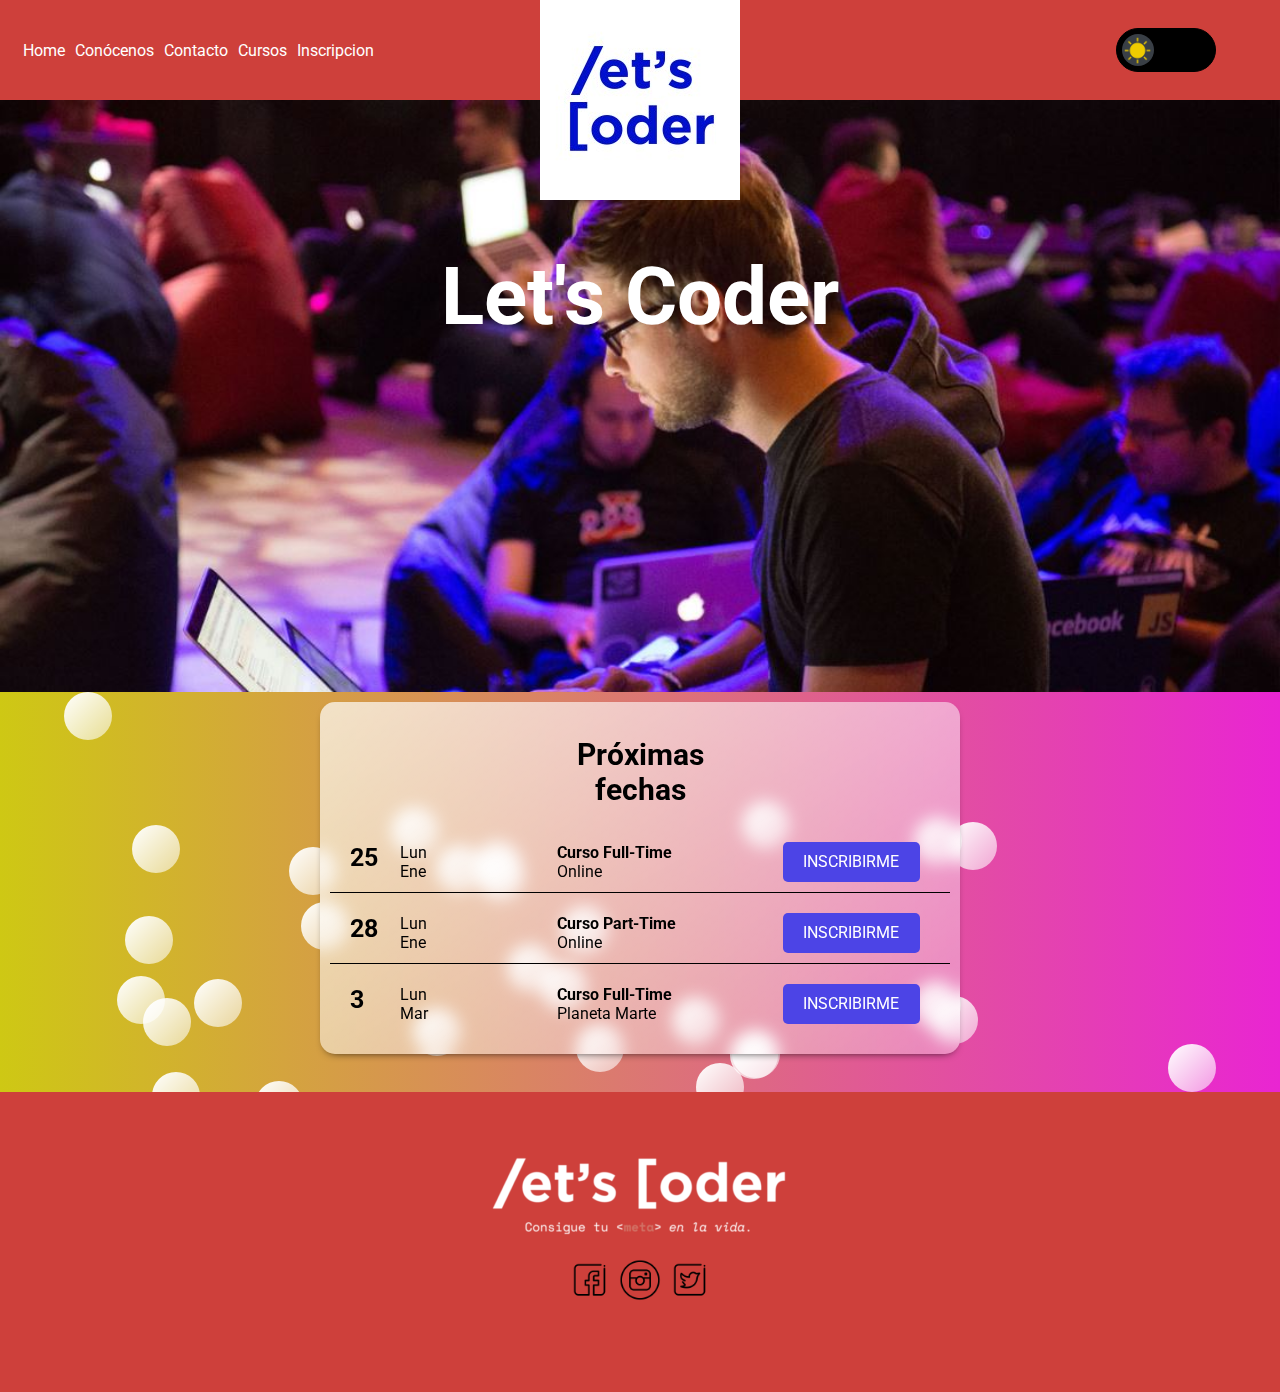
<file: index.html>
<!DOCTYPE html>
<html lang="en">

<head>
    <meta charset="UTF-8">
    <meta name="viewport" content="width=device-width, initial-scale=1.0">
    <title>Home</title>
    <link rel="stylesheet" href="css/styles.css">
    <link rel="preconnect" href="https://fonts.gstatic.com">
    <link href="https://fonts.googleapis.com/css2?family=Roboto:wght@400;700;900&display=swap" rel="stylesheet">

</head>

<body>
    <main>
        <nav class="main-nav">
            <div class="nav-burguer">
                <div class="top"></div>
                <div class="middle"></div>
                <div class="bottom"></div>
            </div>
            <ul>
                <li><a href="index.html">Home</a></li>
                <li><a href="conocenos.html">Conócenos</a></li>
                <li><a href="contacto.html">Contacto</a></li>
                <li><a href="cursos.html">Cursos</a></li>
            <li><a href="inscripcion.html">Inscripcion</a></li>
            </ul>
            <div class="toggler">

                <div class="on-off"></div>
            </div>
        </nav>


        </div>
        <nav class="secondary">
            <ul>
                <li><a href="index.html">Home</a></li>
                <li><a href="conocenos.html">Conócenos</a></li>
                <li><a href="contacto.html">Contacto</a></li>
                <li><a href="cursos.html">Cursos</a></li>
            <li><a href="inscripcion.html">Inscripcion</a></li>
            </ul>
            <img src="images/close.png" alt="">
        </nav>
        <header>
            <a href="index.html"><img src="images/letscoder-square.jpeg" alt="" class="logo"></a>
            <h1>Let's Coder</h1>
        </header>
        <section class="fechas" id="container">
            <table class="glass">
                <tr class="header">
                    <th>Próximas fechas</th>
                </tr>

                <tr>
                    <td><strong class="number">25</strong>
                        <div class="fecha">Lun Ene</div>
                    </td>
                    <td class="flex column align-start"><strong>Curso Full-Time</strong>
                        <div>Online</div>
                    </td>
                    <td class="justify-center"><a href="inscripcion.html">Inscribirme</a></td>
                </tr>
                <tr>
                    <td><strong class="number">28</strong>
                        <div class="fecha">Lun Ene</div>
                    </td>
                    <td class="flex column align-start"><strong>Curso Part-Time</strong>
                        <div>Online</div>
                    </td>
                    <td class="justify-center"><a href="inscripcion.html">Inscribirme</a></td>
                </tr>
                <tr>
                    <td><strong class="number">3</strong>
                        <div class="fecha">Lun Mar</div>
                    </td>
                    <td class="flex column align-start"><strong>Curso Full-Time</strong>
                        <div>Planeta Marte</div>
                    </td>
                    <td class="justify-center"><a href="inscripcion.html">Inscribirme</a></td>
                </tr>
            </table>
            <div class="circle circle1"></div>
            <div class="circle circle2"></div>
        </section>
        <footer>
            <img src="images/logo-footer.png" alt="">

            <ul>
                <li>
                    <a href="https://www.facebook.com/letscoder/" target="_blank"><img src="images/facebook.png" alt=""></a>
                </li>
                <li>
                    <a href="https://www.instagram.com/lets_coder" target="_blank"><img src="images/insta.png" alt=""></a>
                </li>
                <li>
                    <a href="https://twitter.com/search?q=letscoder&src=typed_query" target="_blank"><img src="images/twitter.png" alt=""></a>
                </li>
            </ul>
        </footer>
        <script src="js/script.js"></script>
        <script src="js/appendCircle.js"></script>
</body>

</html>
</file>
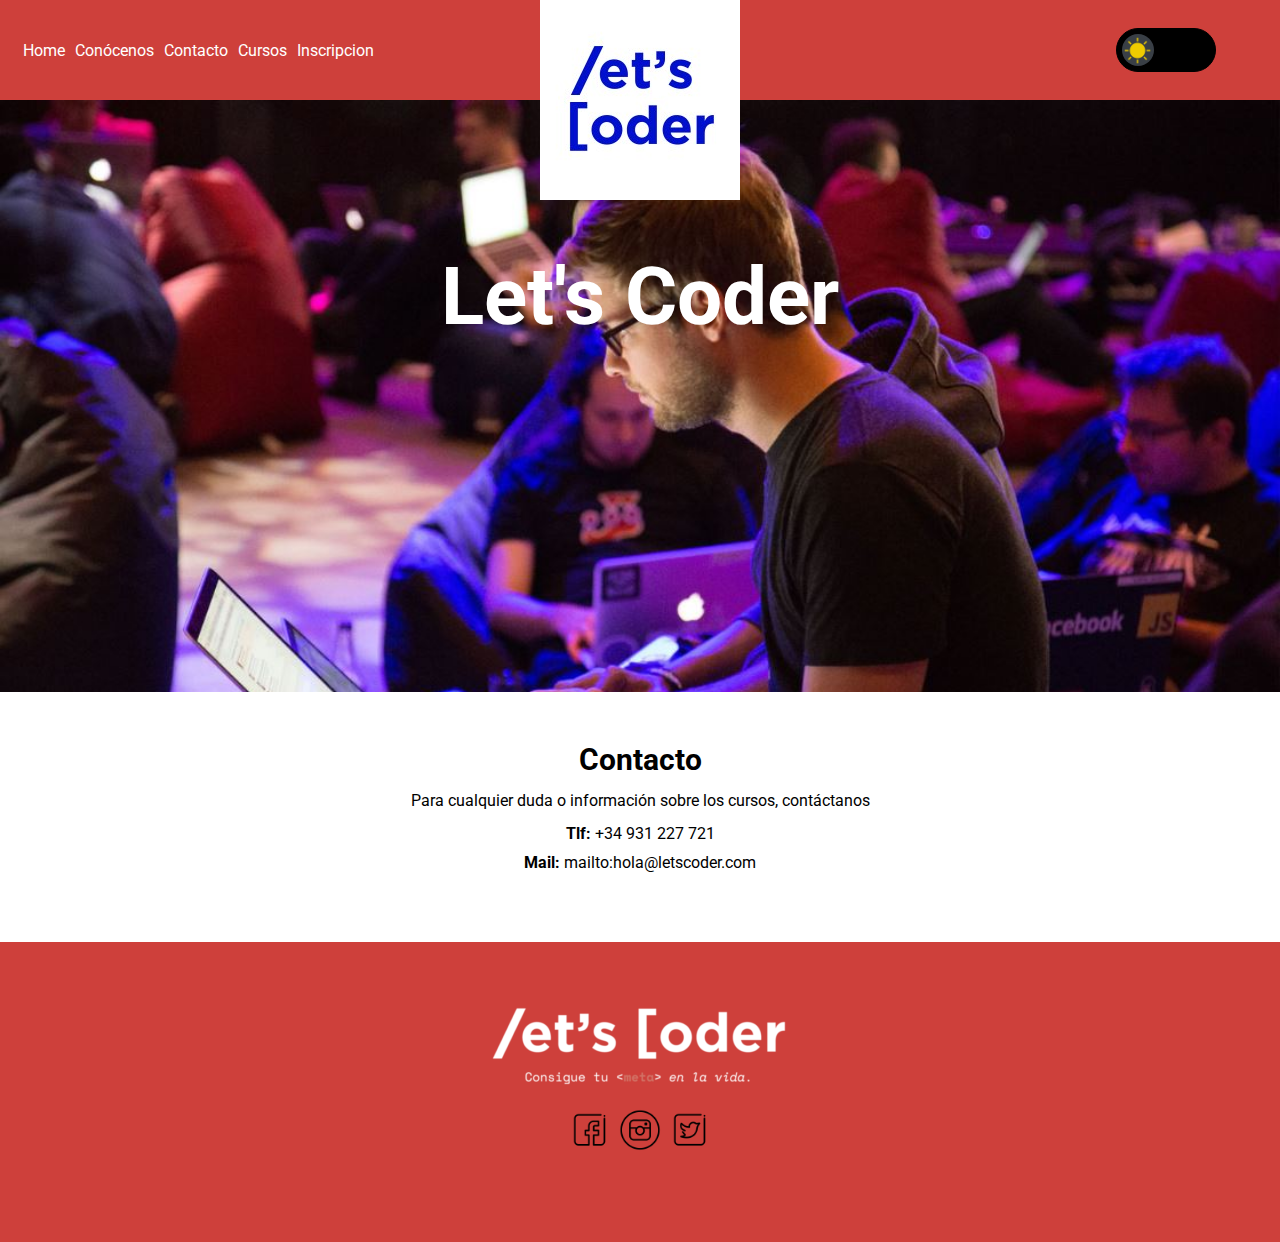
<file: contacto.html>
<!DOCTYPE html>
<html lang="en">
<head>
    <meta charset="UTF-8">
    <meta name="viewport" content="width=device-width, initial-scale=1.0">
    <title>Home</title>
    <link rel="stylesheet" href="css/styles.css">
    <link rel="preconnect" href="https://fonts.gstatic.com">
<link rel="preconnect" href="https://fonts.gstatic.com">
<link href="https://fonts.googleapis.com/css2?family=Roboto:wght@400;700;900&display=swap" rel="stylesheet"></head>
<body>
    <nav class="main-nav">
        <div class="nav-burguer">
            <div class="top"></div>
            <div class="middle"></div>
            <div class="bottom"></div>
        </div>
        <ul>
            <li><a href="index.html">Home</a></li>
            <li><a href="conocenos.html">Conócenos</a></li>
            <li><a href="contacto.html">Contacto</a></li>
                <li><a href="cursos.html">Cursos</a></li>
            <li><a href="inscripcion.html">Inscripcion</a></li>
        </ul>
        <div class="toggler">
            
                <div class="on-off"></div>
            </div>
    </nav>
    <nav class="secondary">
        <ul>
            <li><a href="index.html">Home</a></li>
            <li><a href="conocenos.html">Conócenos</a></li>
            <li><a href="contacto.html">Contacto</a></li>
                <li><a href="cursos.html">Cursos</a></li>
            <li><a href="inscripcion.html">Inscripcion</a></li>
        </ul>
                    <img src="images/close.png" alt="">

    </nav>
    <header>
        <a href="index.html"><img src="images/letscoder-square.jpeg" alt="" class="logo"></a>
        <h1>Let's Coder</h1>
    </header>
    <section class="flex column align-center">
    <div class="contacto">
        <h2>Contacto</h2>
        <p>Para cualquier duda o información sobre los cursos, contáctanos</p>
        <div><strong>Tlf:</strong> <a href="tel:+34 931 227 721">+34 931 227 721</a></div>
        <div><strong>Mail:</strong> <a href="mailto:hola@letscoder.com">mailto:hola@letscoder.com</a></div> 
        <form action="">

        </form>
    </div>

    </section>
    <footer>
                <img src="images/logo-footer.png" alt="">

        <ul>
            <li><a href="https://www.facebook.com/letscoder/" target="_blank"><img src="images/facebook.png" alt=""></a></li>
            <li><a href="https://www.instagram.com/lets_coder" target="_blank"><img src="images/insta.png" alt=""></a></li>
            <li><a href="https://twitter.com/search?q=letscoder&src=typed_query" target="_blank"><img src="images/twitter.png" alt=""></a></li>
        </ul>
    </footer>
           <script src="js/script.js"></script>

    
</body>
</html>
</file>
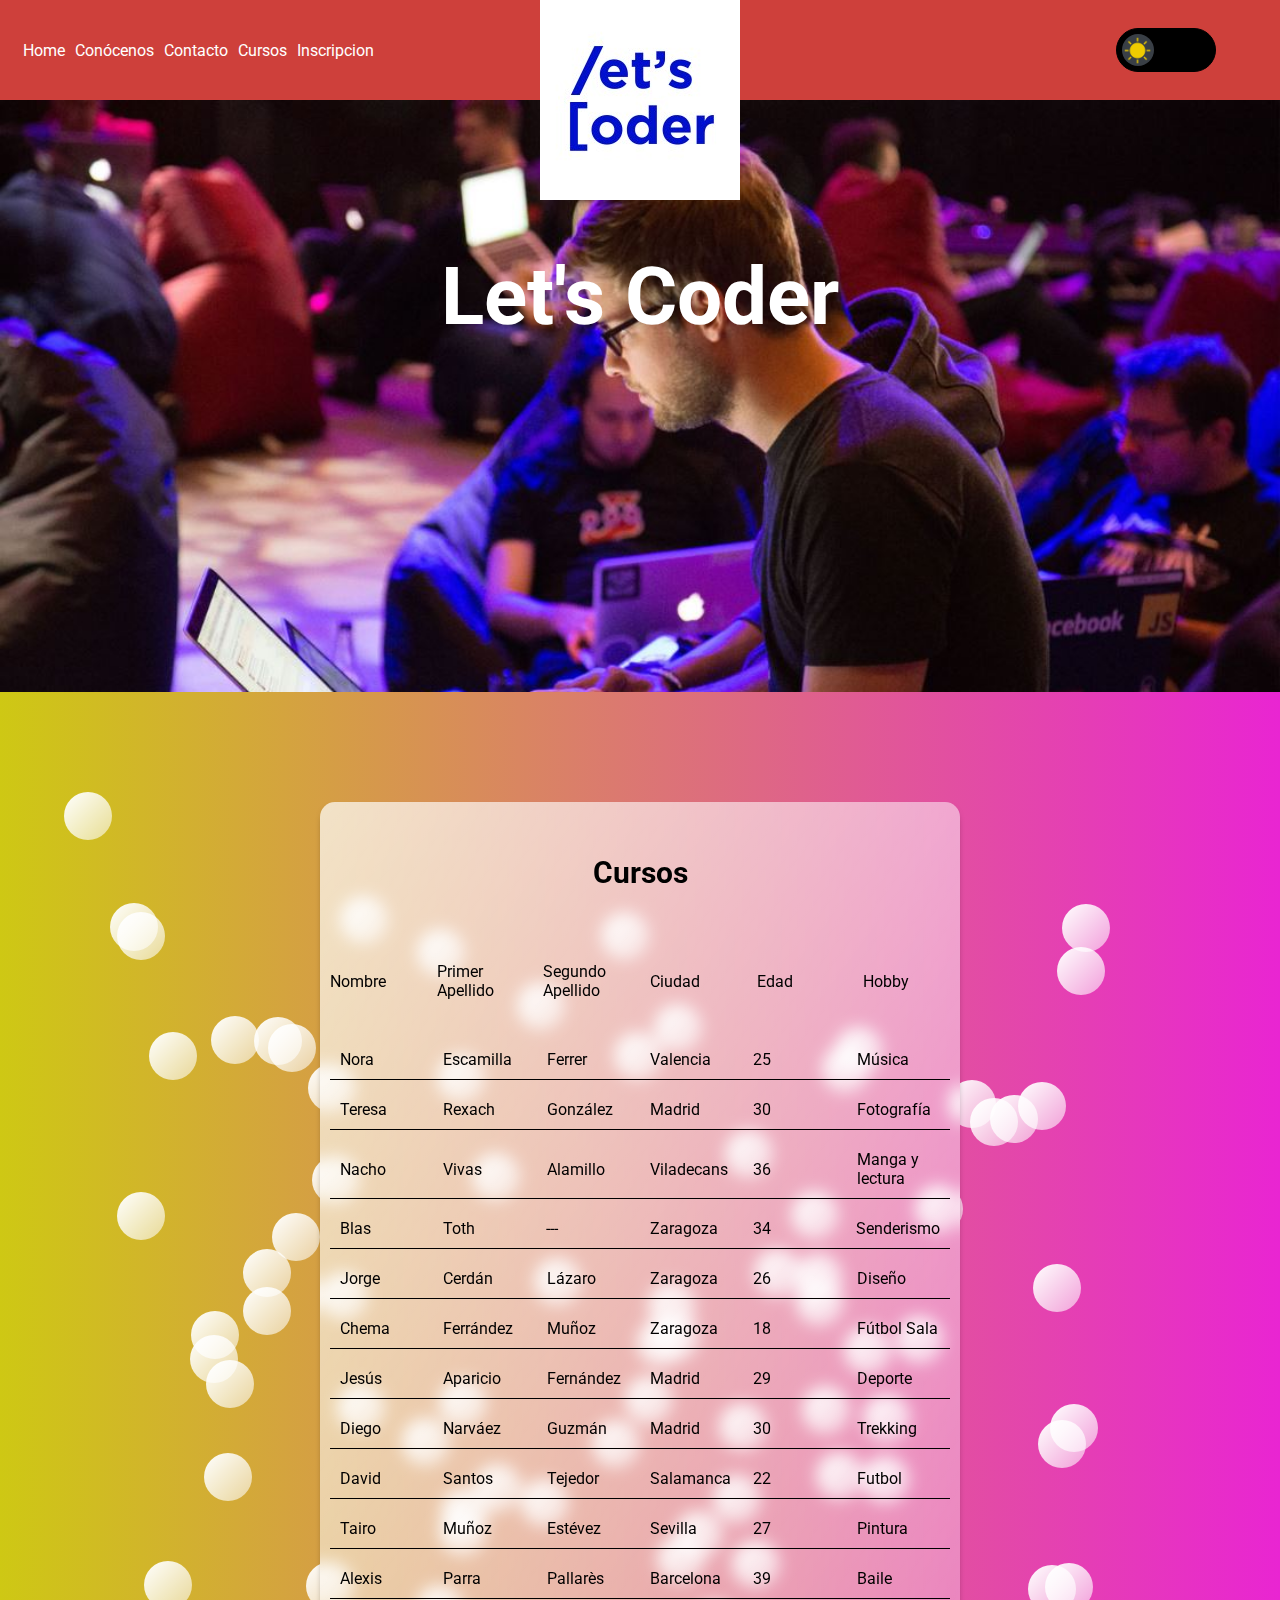
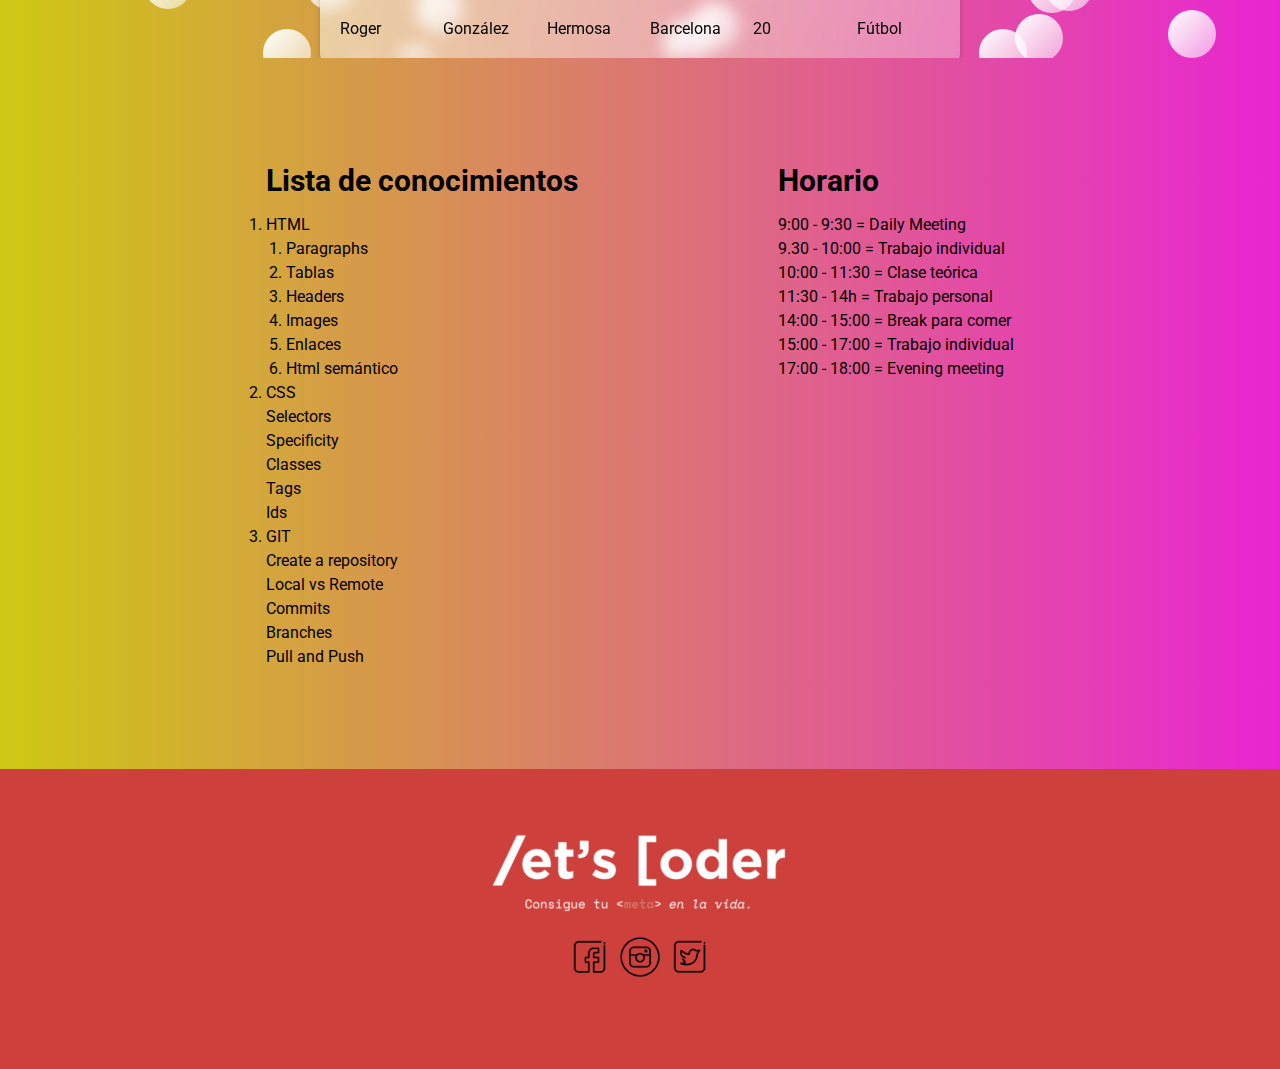
<file: cursos.html>
<!DOCTYPE html>
<html lang="en">

<head>
    <meta charset="UTF-8">
    <meta name="viewport" content="width=device-width, initial-scale=1.0">
    <title>Home</title>
    <link rel="stylesheet" href="css/styles.css">
    <link rel="preconnect" href="https://fonts.gstatic.com">
    <link href="https://fonts.googleapis.com/css2?family=Roboto:wght@400;700;900&display=swap" rel="stylesheet">

</head>

<body>
    <main>
        <nav class="main-nav">
            <div class="nav-burguer">
                <div class="top"></div>
                <div class="middle"></div>
                <div class="bottom"></div>
            </div>
            <ul>
                <li><a href="index.html">Home</a></li>
                <li><a href="conocenos.html">Conócenos</a></li>
                <li><a href="contacto.html">Contacto</a></li>
                <li><a href="cursos.html">Cursos</a></li>
            <li><a href="inscripcion.html">Inscripcion</a></li>
            </ul>
            <div class="toggler">

                <div class="on-off"></div>
            </div>
        </nav>


        </div>
        <nav class="secondary">
            <ul>
                <li><a href="index.html">Home</a></li>
                <li><a href="conocenos.html">Conócenos</a></li>
                <li><a href="contacto.html">Contacto</a></li>
                <li><a href="cursos.html">Cursos</a></li>
            <li><a href="inscripcion.html">Inscripcion</a></li>
            </ul>
            <img src="images/close.png" alt="">
        </nav>
        <header>
            <a href="index.html"><img src="images/letscoder-square.jpeg" alt="" class="logo"></a>
            <h1>Let's Coder</h1>
        </header>
        <section class="cursos" id="container">
            <table class="glass">
                <tr class="header">
                    <th>Cursos</th>
                </tr>
                <thead>
                    <tr>
                        <td>Nombre</td>
                        <td>Primer Apellido</td>
                        <td>Segundo Apellido</td>
                        <td>Ciudad</td>
                        <td>Edad</td>
                        <td>Hobby</td>
                    </tr>
                </thead>
                <tr>
                    <td>Nora</td>
                    <td>Escamilla</td>
                    <td>Ferrer</td>
                    <td>Valencia</td>
                    <td>25</td>
                    <td>Música</td>
                </tr>
                <tr>
                    <td>Teresa </td>
                    <td>Rexach </td>
                    <td>González</td>
                    <td>Madrid</td>
                    <td>30</td>
                    <td>Fotografía</td>
                </tr>
                <tr>
                    <td> Nacho</td>
                    <td>Vivas</td>
                    <td>Alamillo</td>
                    <td>Viladecans</td>
                    <td> 36</td>
                    <td> Manga y lectura</td>
                </tr>
                <tr>
                    <td>Blas </td>
                    <td>Toth</td>
                    <td>--- </td>
                    <td>Zaragoza</td>
                    <td>34 </td>
                    <td>Senderismo</td>
                </tr>
                <tr>
                    <td>Jorge</td>
                    <td>Cerdán</td>
                    <td>Lázaro</td>
                    <td>Zaragoza</td>
                    <td>26</td>
                    <td>Diseño</td>
                </tr>
                <tr>
                    <td>Chema</td>
                    <td>Ferrández</td>
                    <td>Muñoz</td>
                    <td>Zaragoza</td>
                    <td>18</td>
                    <td>Fútbol Sala</td>
                </tr>
                <tr>
                    <td>Jesús</td>
                    <td>Aparicio</td>
                    <td>Fernández</td>
                    <td>Madrid</td>
                    <td>29</td>
                    <td>Deporte</td>
                </tr>
                <tr>
                    <td>Diego </td>
                    <td>Narváez</td>
                    <td>Guzmán</td>
                    <td>Madrid</td>
                    <td>30 </td>
                    <td>Trekking</td>
                </tr>
                <tr>
                    <td>David</td>
                    <td>Santos</td>
                    <td>Tejedor</td>
                    <td>Salamanca</td>
                    <td>22</td>
                    <td>Futbol</td>
                </tr>
                <tr>
                    <td>Tairo   </td>
                    <td>Muñoz</td>
                    <td>Estévez</td>
                    <td>Sevilla</td>
                    <td>27</td>
                    <td>Pintura</td>
                </tr>
                <tr>
                    <td>Alexis     </td>
                    <td>Parra</td>
                    <td>Pallarès</td>
                    <td>Barcelona</td>
                    <td>39</td>
                    <td>Baile</td>
                </tr>
                <tr>
                    <td>Roger</td>
                    <td>González</td>
                    <td>Hermosa</td>
                    <td>Barcelona</td>
                    <td>20</td>
                    <td>Fútbol</td>
                </tr>
            </table>
            <div class="circle circle1"></div>
            <div class="circle circle2"></div>
        </section>
        <section class="lista">
            <div class="container">
                <h2>Lista de conocimientos</h2>
                <ol>
                    <li>HTML
                        <OL>
                            <li>Paragraphs</li>
                            <li>Tablas</li>
                            <li>Headers</li>
                            <li>Images</li>
                            <li>Enlaces</li>
                            <li>Html semántico</li>
                        </OL>
                    </li>
                    <li>CSS
                        <ul>
                            <li>Selectors</li>
                            <li>Specificity</li>
                            <li>Classes</li>
                            <li>Tags</li>
                            <li>Ids</li>
                        </ul>
                    </li>
                    <li>GIT
                        <dd>
                            <dt>Create a repository</dt>
                            <dt>Local vs Remote</dt>
                            <dt>Commits</dt>
                            <dt>Branches</dt>
                            <dt>Pull and Push</dt>
                        </dd>
                    </li>
                </ol>
            </div>
            <div class="container">
                <h2>Horario</h2>
            <dd>
                <dt>9:00 - 9:30 = Daily Meeting</dt>
                <dt>9.30 - 10:00 = Trabajo individual</dt>
                <dt>10:00 - 11:30 = Clase teórica</dt>
                <dt>11:30 - 14h = Trabajo personal</dt>
                <dt>14:00 - 15:00 = Break para comer</dt>
                <dt>15:00 - 17:00 = Trabajo individual</dt>
                <dt>17:00 - 18:00 = Evening meeting</dt>
                <dt></dt>
                <dt></dt>
            </dd>
            </div>
        
            
        </section>
        <footer>
            <img src="images/logo-footer.png" alt="">

            <ul>
                <li>
                    <a href="https://www.facebook.com/letscoder/" target="_blank"><img src="images/facebook.png" alt=""></a>
                </li>
                <li>
                    <a href="https://www.instagram.com/lets_coder" target="_blank"><img src="images/insta.png" alt=""></a>
                </li>
                <li>
                    <a href="https://twitter.com/search?q=letscoder&src=typed_query" target="_blank"><img src="images/twitter.png" alt=""></a>
                </li>
            </ul>
        </footer>
        <script src="js/script.js"></script>
        <script src="js/appendCircle.js"></script>
</body>

</html>
</file>
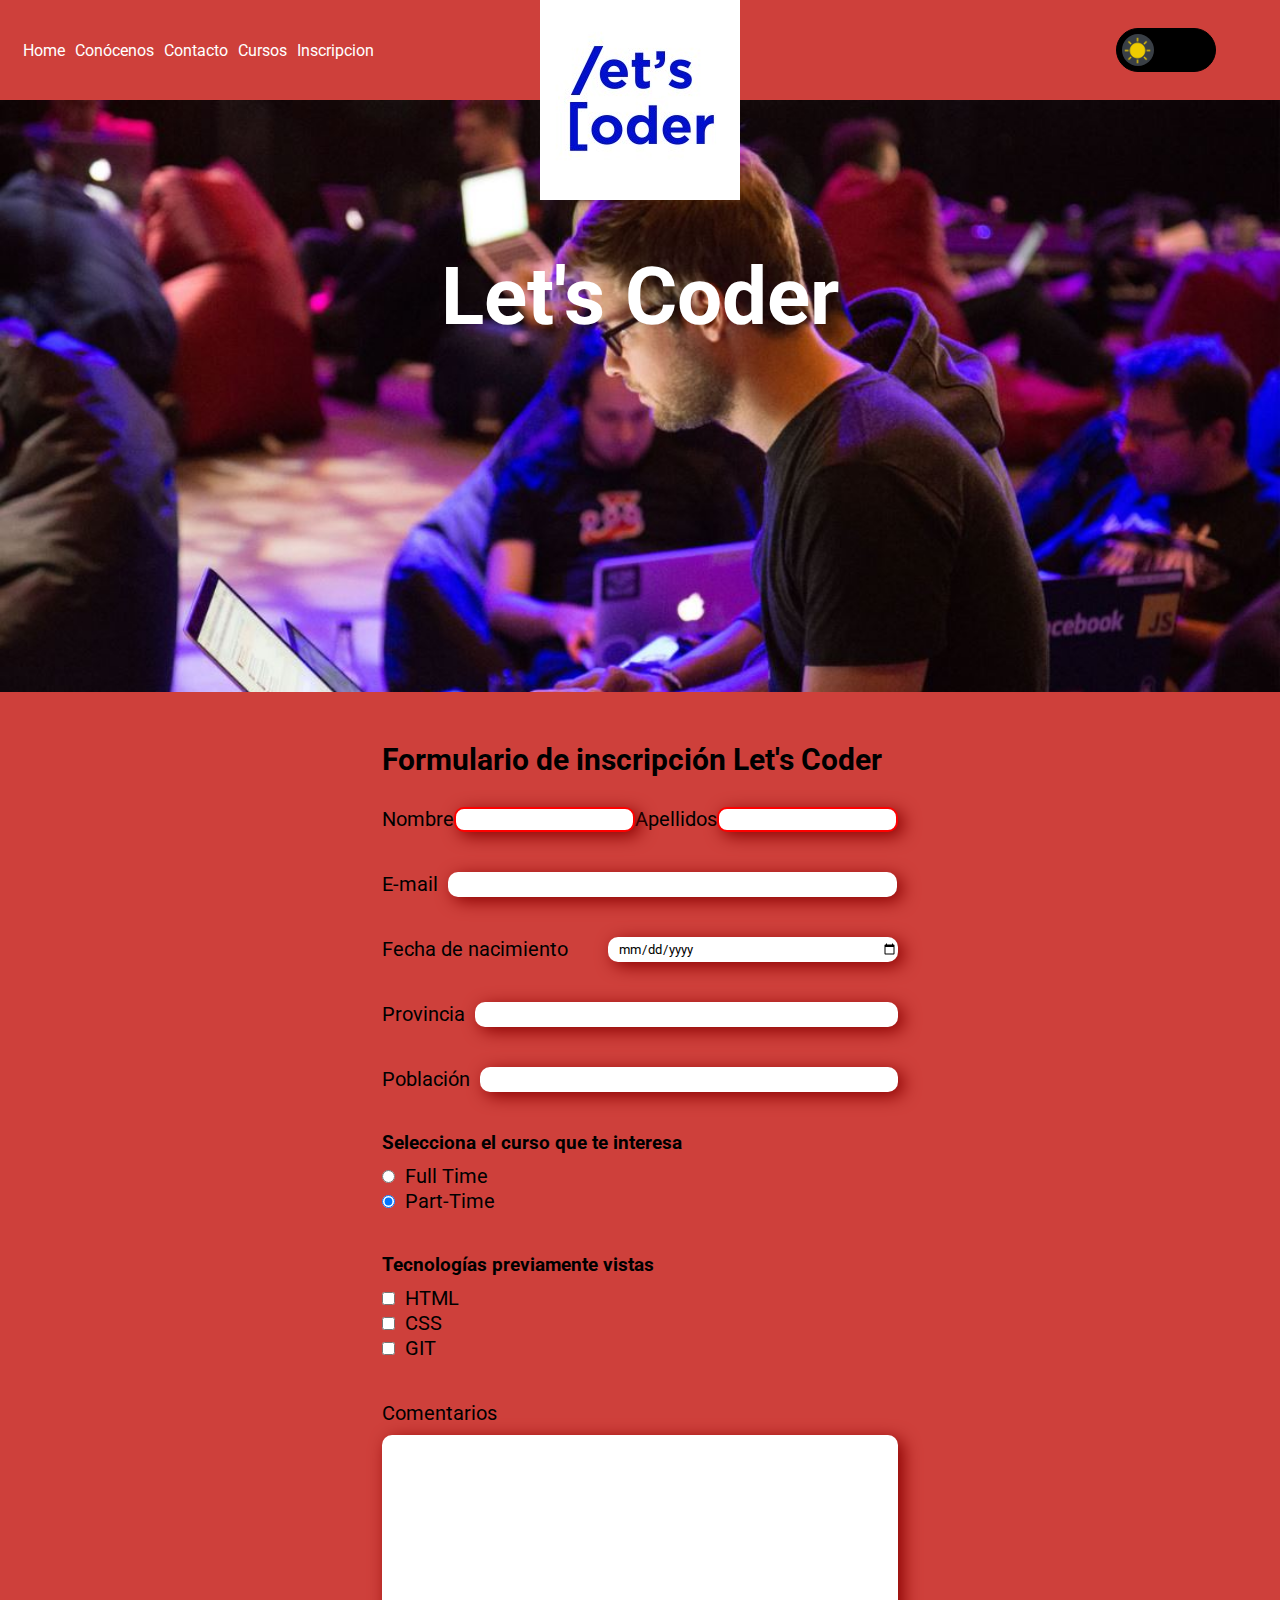
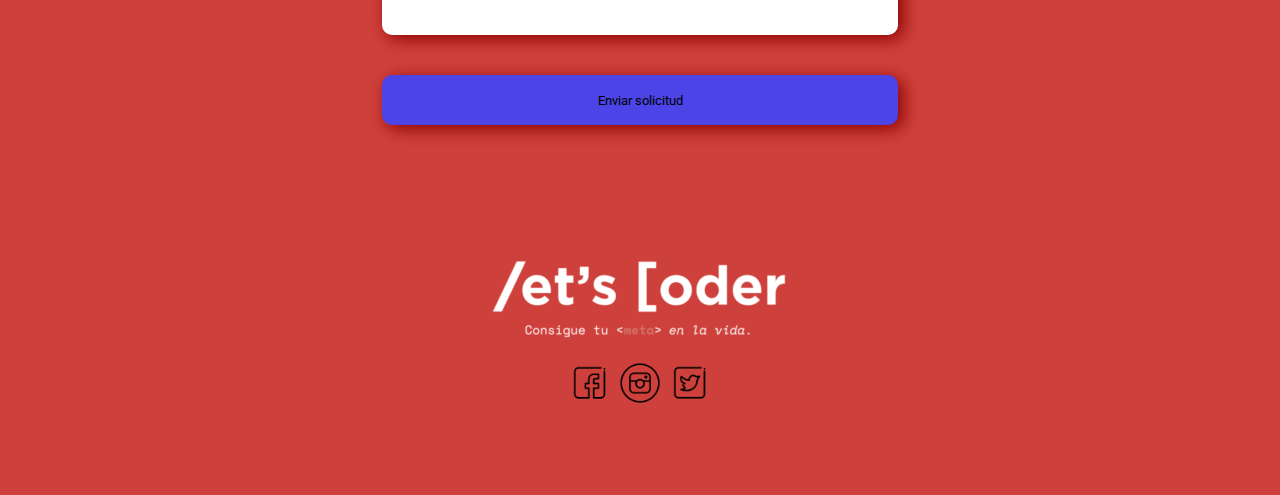
<file: inscripcion.html>
<!DOCTYPE html>
<html lang="en">

<head>
    <meta charset="UTF-8">
    <meta name="viewport" content="width=device-width, initial-scale=1.0">
    <title>Home</title>
    <link rel="stylesheet" href="css/styles.css">
    <link rel="preconnect" href="https://fonts.gstatic.com">
    <link rel="preconnect" href="https://fonts.gstatic.com">
    <link href="https://fonts.googleapis.com/css2?family=Roboto:wght@400;700;900&display=swap" rel="stylesheet">
</head>

<body>
    <nav class="main-nav">
        <div class="nav-burguer">
            <div class="top"></div>
            <div class="middle"></div>
            <div class="bottom"></div>
        </div>
        <ul>
            <li><a href="index.html">Home</a></li>
            <li><a href="conocenos.html">Conócenos</a></li>
            <li><a href="contacto.html">Contacto</a></li>
            <li><a href="cursos.html">Cursos</a></li>
            <li><a href="inscripcion.html">Inscripcion</a></li>
        </ul>
        <div class="toggler">

            <div class="on-off"></div>
        </div>
    </nav>
    <nav class="secondary">
        <ul>
            <li><a href="index.html">Home</a></li>
            <li><a href="conocenos.html">Conócenos</a></li>
            <li><a href="contacto.html">Contacto</a></li>
            <li><a href="cursos.html">Cursos</a></li>
            <li><a href="inscripcion.html">Inscripcion</a></li>
        </ul>
        <img src="images/close.png" alt="">

    </nav>
    <header>
        <a href="index.html"><img src="images/letscoder-square.jpeg" alt="" class="logo"></a>
        <h1>Let's Coder</h1>
    </header>
    <section class="flex column align-center inscripcion ">
        <div class="">

            <form action="post" class="inscripcion-curso" name="myForm">
                <h2>Formulario de inscripción Let's Coder</h2>
                <div class="nombre-apellidos">
                    <label for="name">Nombre </label><input type="text" id="name" name="name" required="true">
                    <label for="name">Apellidos </label><input type="text" id="apellidos" name="apellidos" required="true">
                </div>
                <div class="email">

                    <label for="email">E-mail</label><input type="text" id="email" name="email">
                </div>
                <div class="fecha-form">
                    <label for="fecha-nacimiento">Fecha de nacimiento</label><input type="date" name="fecha-nacimiento" id="fecha-nacimiento">
                </div>
                <div class="provincia">
                    <label for="provincia">Provincia</label>
                    <input type="text" name="provincia" id="provincia">
                </div>

                <div class="poblacion">
                    <label for="poblacion">Población</label>
                    <input type="text" name="poblacion" id="name">
                </div>
                <div class="curso-interes">
                    <h3>Selecciona el curso que te interesa</h3>
                    <div class="full-time">
                        <input type="radio" id="full-time" name="full-time" value="full-time">
                        <label for="full-time">Full Time</label>
                    </div>
                    <div class="part-time">
                        <input type="radio" id="part-time" name="part-time" value="part-time" checked>
                        <label for="part-time">Part-Time</label>
                    </div>
                </div>

                <div class="tecnologias">
                    <h3 for="tecnologias">Tecnologías previamente vistas</h3>
                    <div class="html_">
                        <input type="checkbox" name="html" id="html">
                        <label for="html">HTML</label>
                    </div>
                    <div class="css">
                        <input type="checkbox" name="css" id="css">
                        <label for="html">CSS</label>
                    </div>
                    <div class="git">
                        <input type="checkbox" name="git" id="git">
                        <label for="html">GIT</label>
                    </div>
                </div>
                <div class="comentarios">
                    <label for="comentarios">Comentarios</label><input type="textarea" id="comentarios" name="comentarios">

                </div>


                <input type="button" value="Enviar solicitud" id="enviar">

            </form>
        </div>

    </section>
    <footer>
        <img src="images/logo-footer.png" alt="">

        <ul>
            <li>
                <a href="https://www.facebook.com/letscoder/" target="_blank"><img src="images/facebook.png" alt=""></a>
            </li>
            <li>
                <a href="https://www.instagram.com/lets_coder" target="_blank"><img src="images/insta.png" alt=""></a>
            </li>
            <li>
                <a href="https://twitter.com/search?q=letscoder&src=typed_query" target="_blank"><img src="images/twitter.png" alt=""></a>
            </li>
        </ul>
    </footer>
    <script src="js/script.js"></script>


</body>

</html>
</file>
<file: css/styles.css>
/*Custom Properties*/

:root {
    --translate-x: 0%;
    --translate-y: 0%;
    --main-blue: #4c44e6;
    --secondary-blue: #6059e6;
    --yellow: rgba(206, 200, 20);
    --pink: rgba(233, 37, 210);
    --red: #ce403b;
}


/*Global styling*/

* {
    margin: 0;
    padding: 0;
    box-sizing: border-box;
    font-family: 'Roboto', sans-serif;
    transition: 0.2s;
}

body {
    overflow-x: hidden;
    height: 100%;
}

main {
    min-height: 100vh;
    background: linear-gradient(to right, var(--yellow), var(--pink));
}

.bold {
    font-family: 'Roboto', sans-serif;
    font-weight: 700;
}

.main-nav {
    width: 100%;
    background-color: grey;
    height: 100px;
    padding: 1%;
    position: fixed;
    background-color: 100vh;
    background: var(--red);
    z-index: 10;
    top: 0;
    display: flex;
    align-items: center;
    margin-bottom: 50px;
}

.main-nav ul {
    display: flex;
    flex-direction: row;
}

.main-nav ul li {
    list-style: none;
    margin: 0 0 0 10px;
}

.main-nav ul li a {
    color: white;
}

.main-nav ul li a:hover {
    text-decoration: underline;
}

.secondary {
    display: flex;
    position: absolute;
    background-color: var(--red);
    width: 100vw;
    height: 100vh;
    z-index: 4;
    top: 0px;
    right: -2000px;
    transition: 0.2s;
}

.secondary.display {
    right: 0;
}

.secondary ul {
    display: flex;
    flex-direction: column;
    justify-content: center;
    align-items: center;
    margin: 0 auto;
    width: 90vw;
    height: 100vh;
    position: relative;
}

.secondary ul li {
    list-style: none;
    margin-bottom: 50px;
    position: relative;
}

.secondary ul li::after {
    content: "";
    position: absolute;
    border-bottom: 2px solid white;
    width: 0%;
    bottom: 0;
    left: 0;
    transition: 0.3s;
}

.secondary ul li:hover:after {
    width: 100%;
}

.secondary ul li a {
    color: white;
    text-decoration: none;
    font-size: 40px;
}

.secondary img {
    position: absolute;
    top: 25px;
    right: 50px;
    width: 50px;
    height: 50px;
    transition: 0.3s;
}

.secondary img:hover {
    transform: rotateY(180deg);
}

.nav-burguer {
    display: flex;
    flex-direction: column;
    width: 50px;
    display: none;
    position: absolute;
    top: 35px;
    right: 50px;
}

.nav-burguer .top,
.nav-burguer .bottom,
.nav-burguer .middle {
    margin-bottom: 5px;
    height: 5px;
    width: 40px;
    border-radius: 25px;
    background-color: snow;
}

a {
    color: black;
    text-decoration: none;
    cursor: pointer;
}

section {
    margin: 100px 0;
}

section:last-of-type {
    margin: 0;
}

h1,
h2,
h3 {
    margin-bottom: 10px;
}

h1 {
    font-size: 80px;
}

h2 {
    font-size: 30px;
}

p {
    line-height: 1.7;
}


/*Header*/

header {
    width: 100%;
    background-image: url('../images/background-image.jpg');
    background-size: cover;
    object-fit: cover;
    background-repeat: no-repeat;
    display: flex;
    flex-direction: column;
    justify-content: flex-start;
    align-items: center;
    height: 592px;
    position: relative;
    margin: 100px 0 0px;
}

header h1 {
    color: white;
    position: absolute;
    margin-top: 150px;
    transition: 0.2s;
}

header h1:hover {
    filter: drop-shadow(16px 16px 20px var(--main-blue)) invert(5%);
}

header a {
    position: absolute;
    top: -100px;
    z-index: 10;
}

header a img {
    width: 200px;
    height: 200px;
}


/*Dark Mode*/

.toggler {
    width: 100px;
    height: 2.8rem;
    border-radius: 100px;
    position: absolute;
    background: black;
    right: 5%;
    border: 1px solid black;
    display: flex;
    justify-content: center;
    align-items: center;
}

.on-off {
    height: 2rem;
    width: 2rem;
    border-radius: 50%;
    background-color: #393f46;
    position: absolute;
    left: 5%;
    transition: 0.2s;
    background-image: url(../images/moon.png);
    background-size: 1.8rem;
    background-repeat: no-repeat;
    background-position: center center;
}

.on-off.toggle {
    left: 60%;
}

body.dark .main-nav {}


/*Glass efect*/

.glass {
    background: white;
    background: linear-gradient(to right bottom, rgba(255, 255, 255, 0.7), rgba(255, 255, 255, 0.3));
    z-index: 2;
    backdrop-filter: blur(0.5rem);
}

.circle {
    background: white;
    background: linear-gradient(to right bottom, rgba(255, 255, 255, 1), rgba(255, 255, 255, 0.5));
    height: 3rem;
    width: 3rem;
    position: absolute;
    clip-path: circle();
    z-index: 0;
    animation: translate 20s;
}

.circle1 {
    top: 0%;
    left: 5%;
}

.circle2 {
    bottom: 0%;
    right: 5%;
}


/*Dark Mode*/

body.dark {
    transition: 0.3s;
}

body.dark .main-nav {
    background-color: black;
}

body.dark footer {
    background-color: black;
}

body.dark main {
    background: black;
}

body.dark button {
    background: black;
}

body.dark header {
    background-color: black;
    background-blend-mode: luminosity;
}

body.dark header h1 {
    text-shadow: 14px 6px 8px rgb(206 200 20 / 70%);
    filter: none;
}

body.dark header a img {
    filter: grayscale(100%);
}

body.dark .toggler {
    background-color: gray;
}

body.dark .on-off {
    background-image: url(../images/sun.png)!important;
}

body.dark .team {
    background-color: black;
    background: black;
}

body.dark .inscripcion {
    background-color: black;
    color: white;
}


/*Table*/

.fechas {
    height: 400px;
    top: 0px;
    position: relative;
    transition: 0.2s;
    overflow: hidden;
}

.cursos {
    height: auto;
    top: 0px;
    position: relative;
    transition: 0.2s;
    overflow: hidden;
}

.lista {
    height: auto;
    top: 0px;
    position: relative;
    transition: 0.2s;
    overflow: hidden;
    display: flex;
    flex-direction: row;
    justify-content: center;
    margin: 0 auto;
    padding: 0 0 100px;
}

.lista .container {
    line-height: 1.5;
    display: flex;
    flex-direction: column;
    margin: 0 100px;
}

.lista ol li ul li {
    list-style-type: none;
}

.lista ol>li>ol {
    margin-left: 20px;
}


/* .fechas::after {
    content: '';
    position: absolute;
    top: 0;
    left: 0;
    width: 100%;
    height: 100%;
    background: linear-gradient(#cf00be, #291fe9);
    clip-path: circle(30% at right 70%);
    transition: 0.2s;
}
.fechas::before {
    content: '';
    position: absolute;
    top: 0;
    left: 0;
    width: 100%;
    height: 100%;
    background: linear-gradient(#cf00be, #291fe9);
    clip-path: circle(30% at left 70%);
    transition: 0.2s;
} */

table {
    margin: 0 auto;
    display: flex;
    flex-direction: column;
    width: 50vw;
    justify-content: center;
    align-items: center;
    box-shadow: 0 4px 10px -6px #000000;
    position: relative;
    top: 10px;
    border-radius: 15px;
}

tbody {
    width: inherit;
    padding: 10px
}

tr {
    display: flex;
    flex-direction: row;
    justify-content: center;
    align-items: center;
    border-bottom: 1px solid black;
    width: 100%;
    margin: 10px 0;
}

tr:last-of-type {
    border-bottom: none;
}

thead {
    width: 100%;
}

td {
    text-align: left;
    padding: 10px;
    width: 33.3%;
    display: flex;
    flex-direction: row;
}

td>* {
    margin-left: 10px;
}

tr th {
    display: flex;
    justify-content: center!important;
    padding: 0 33.3%;
    align-items: center;
    font-size: 30px;
    height: 100px;
}

.fechas a {
    cursor: pointer;
    background-color: var(--main-blue);
    color: white;
    padding: 5px;
    border: none;
    border-radius: 5px;
    transition: 0.2s;
    height: 40px;
    width: calc(100% - 50px);
    text-transform: uppercase;
    text-align: center;
    padding-top: 10px;
}

.fechas a:hover {
    background-color: var(--secondary-blue);
    transform: scale(1.1);
}


/*Bloque fechas*/

.number {
    font-size: 25px;
    width: 40px;
}

.fecha {
    width: min-content;
}

.header {
    border: none;
}


/*Conocenos*/

.conocenos {
    display: flex;
    flex-direction: column;
    justify-content: center;
    align-items: center;
    width: 80vw;
    margin: 50px auto;
    padding: 0 20vw;
}


/*Contacto*/

.contacto {
    margin: 0 auto;
    display: flex;
    flex-direction: column;
    justify-content: center;
    align-items: center;
    padding: 50px 0;
}

.contacto>* {
    margin-bottom: 10px;
}

.container {
    display: flex;
    flex-direction: row;
}


/*Inscripcion*/

.inscripcion {
    margin: 0 auto;
    display: flex;
    flex-direction: column;
    justify-content: center;
    align-items: center;
    padding: 50px 0;
    background-color: var(--red);
}

.inscripcion-curso {
    display: flex;
    flex-direction: column;
}

.inscripcion-curso>input,
.inscripcion-curso>div {
    margin: 20px 0;
}

input {
    border: none;
    display: inline;
    border-radius: 10px;
    height: 25px;
    box-shadow: 5px 4px 17px darkred;
    position: relative
}

input:required {
    border: 2px solid red;
}

input:focus {
    outline: none;
    background-color: #4c44e680;
}

input:required:after {
    content: '*';
    width: 10px;
    height: 10px;
}

input[type=date] {
    font-family: 'Roboto';
    padding: 0 0 0 10px;
}

input[type=checkbox],
input[type=radio] {
    box-shadow: none;
}

label {
    display: inline;
    font-size: 20px;
}


/*Nombre Apellidos*/

.nombre-apellidos {
    display: flex;
    justify-content: space-between;
}


/*Fecha*/

.fecha-form {
    display: flex;
    justify-content: space-between;
}

.fecha-form>label {
    width: 250px;
    margin-right: 10px;
}

.fecha-form>input {
    width: 65%;
}


/*Email*/

.email {
    display: flex;
}

.email>label {
    width: auto;
    margin-right: 10px;
}

.email>input {
    width: 87%;
}


/*Provincia*/

.provincia {
    display: flex;
}

.provincia>label {
    width: auto;
    margin-right: 10px;
}

.provincia>input {
    width: 83%;
}


/*Curso interés*/

.curso-interes {
    display: flex;
    flex-direction: column;
}

.full-time,
.part-time {
    width: 120px;
    display: flex;
    justify-content: space-between;
}

.curso-interes label {
    width: 200px;
}

.curso-interes input {
    width: auto;
    margin-right: 10px;
}


/*Población*/

.poblacion {
    display: flex;
    flex-direction: row;
}

.poblacion label {
    width: auto;
    margin-right: 10px;
}

.poblacion input {
    width: 83%;
}


/*Tecnologías*/

.tecnologias {
    display: flex;
    flex-direction: column;
}

.tecnologias label {
    margin-left: 10px;
}

.tecnologias checkbox {
    border: none;
    appearance: none;
}

.html_,
.css,
.git {
    display: flex;
}

#enviar {
    height: 50px;
    background-color: var(--main-blue);
    transition: 0.2s
}

#enviar:hover {
    background-color: var(--secondary-blue);
}


/*Comentarios*/

.comentarios {
    display: flex;
    flex-direction: column;
}

.comentarios label {
    margin-bottom: 10px;
    ;
}

.comentarios input {
    width: 100%;
    height: 200px;
}


/*Team*/

.team {
    height: auto;
    justify-content: space-between;
    margin-top: 200px;
    padding: 150px 50px;
    flex-wrap: wrap;
    background: linear-gradient(to right top, rgba(206, 200, 20, 0.7), rgba(233, 37, 210, 0.3));
    position: relative;
    overflow: hidden;
}

.team .column {
    display: flex;
    flex-direction: column;
    align-items: center;
    padding: 0 50px;
    width: 30%;
    position: relative;
    border-radius: 30px;
    box-shadow: 0 4px 10px -6px #000000;
    transition: 0.5s;
}

.team .column:hover {
    transition: 0.5s;
}

.column>.container {
    margin-top: 150px;
    display: flex;
    flex-direction: column;
    justify-content: center;
    align-items: center;
    transition: 0.2s;
    padding: 50px 0;
}

.team.column:hover {
    transform: scale(1.1);
}

.column img {
    position: absolute;
    border-radius: 50%;
    width: 200px;
    height: 200px;
    margin-top: -100px;
    transition: 0.5s all;
}

.column:hover img {
    transform: scale(1.1);
    margin-top: -120px;
}

.team>.column:hover {
    transform: scale(1.1);
}

.html {
    background-image: url('../images/html.png');
    background-repeat: no-repeat;
    width: 100px;
    height: 100px;
    z-index: 1;
    background-size: contain;
    animation: translate 20s;
    position: absolute;
}


/*Footer*/

footer {
    width: 100%;
    height: 300px;
    margin: 0 auto;
    background: var(--red);
    padding: 50px 0 0 0;
    display: flex;
    flex-direction: column;
}

footer img {
    margin: 10px auto;
}

footer ul {
    display: flex;
    flex-direction: row;
    justify-content: center;
    align-items: center;
}

footer ul li {
    list-style: none;
}

footer ul li img {
    width: 50px;
    height: 50px;
}


/*Helper Classe*/

.flex {
    display: flex;
}

.flex.column {
    flex-direction: column;
}

.flex.row {
    flex-direction: row;
}

.align-start {
    align-items: flex-start;
}

.align-center {
    align-items: center;
}

.justify-center {
    justify-content: center;
}


/*Animations*/

@keyframes translate {
    0% {
        transform: translateX(0%);
        transform: translateY(0%);
        opactiy: 1;
    }
    100% {
        transform: translateX(var(--translate-x));
        transform: translateY(var(--translate-y));
        opacity: 0;
    }
}


/*Media Queries*/

@media screen and (max-width: 992px) {}

@media screen and (max-width: 957px) {
    .team .column {
        width: 100%;
        margin: 0 0 150px;
    }
    table {
        width: 80vw;
    }
    header a {
        position: absolute;
        left: 0;
        top: -100px;
    }
    .nav-burguer {
        display: flex;
        cursor: pointer;
    }
    nav ul {
        display: none;
    }
    .main-nav ul {
        display: none!important;
    }
    .toggler {
        right: 20%;
    }
}
</file>
